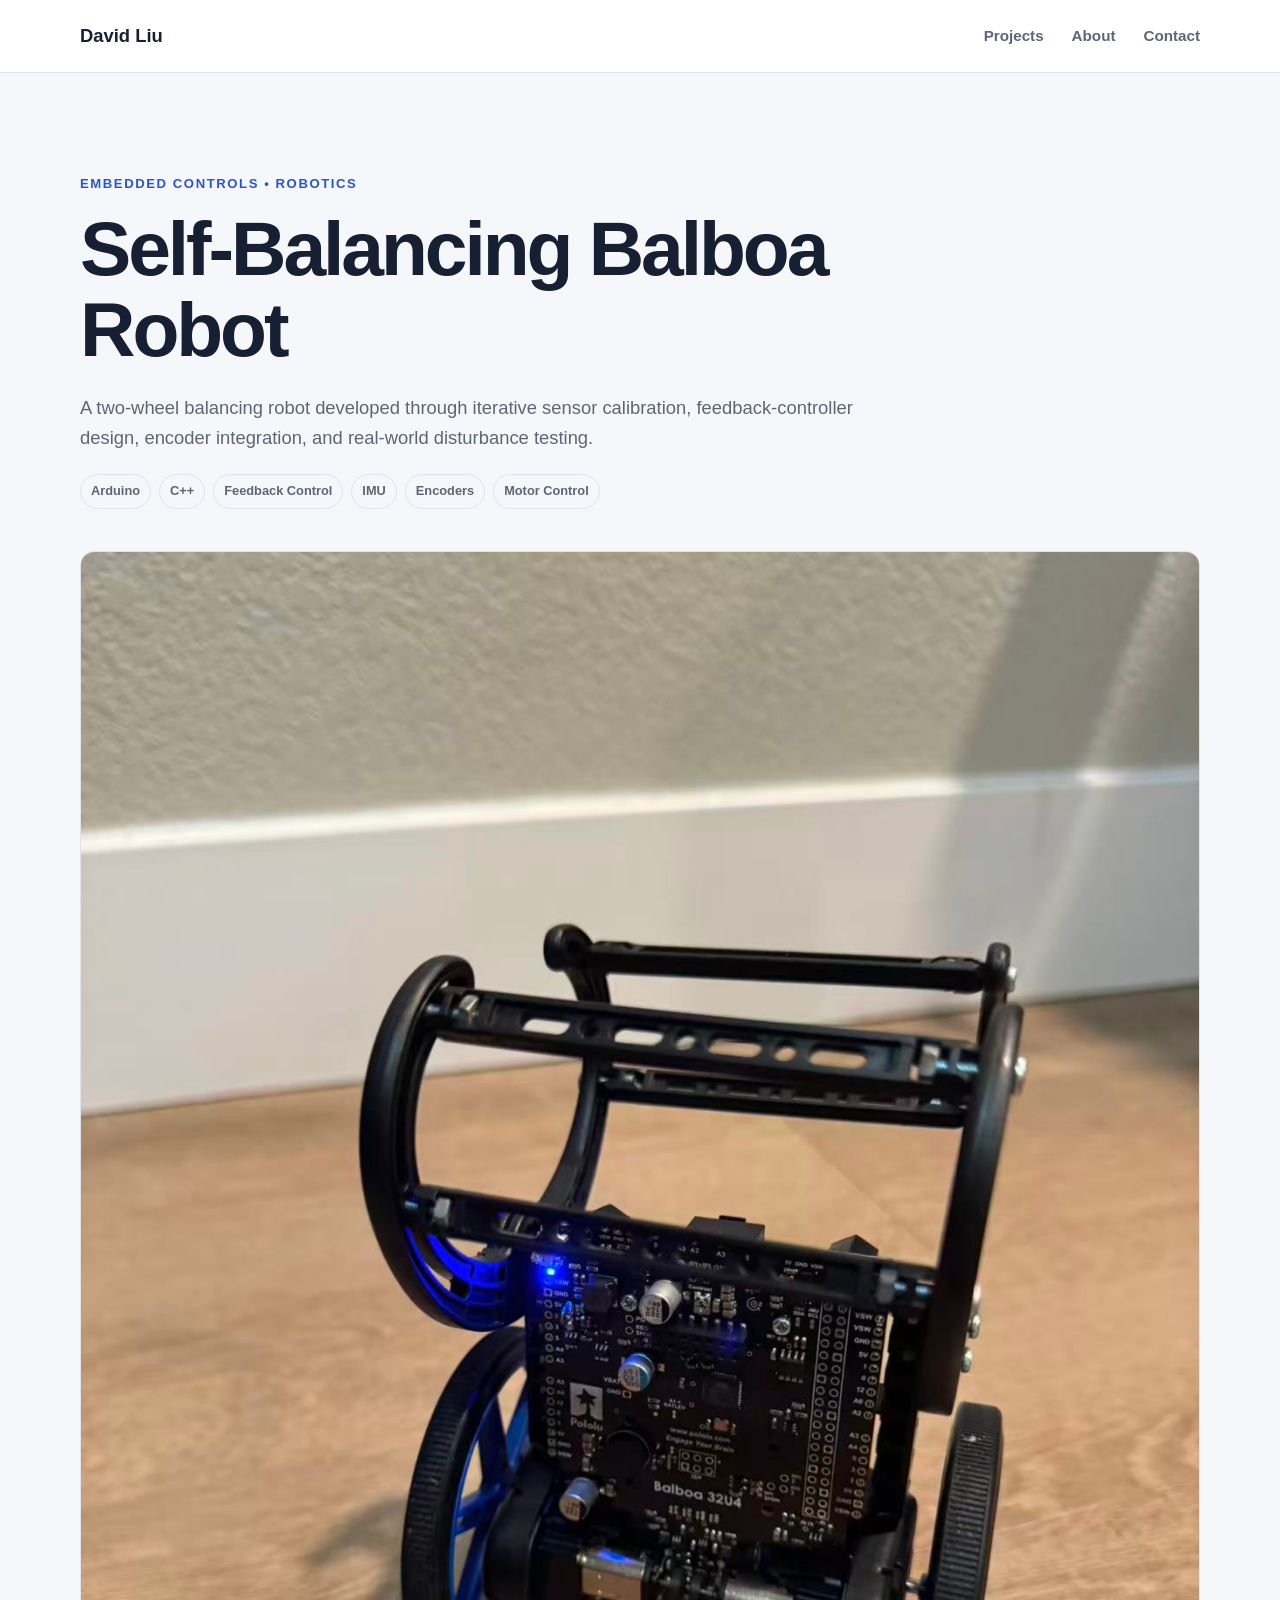
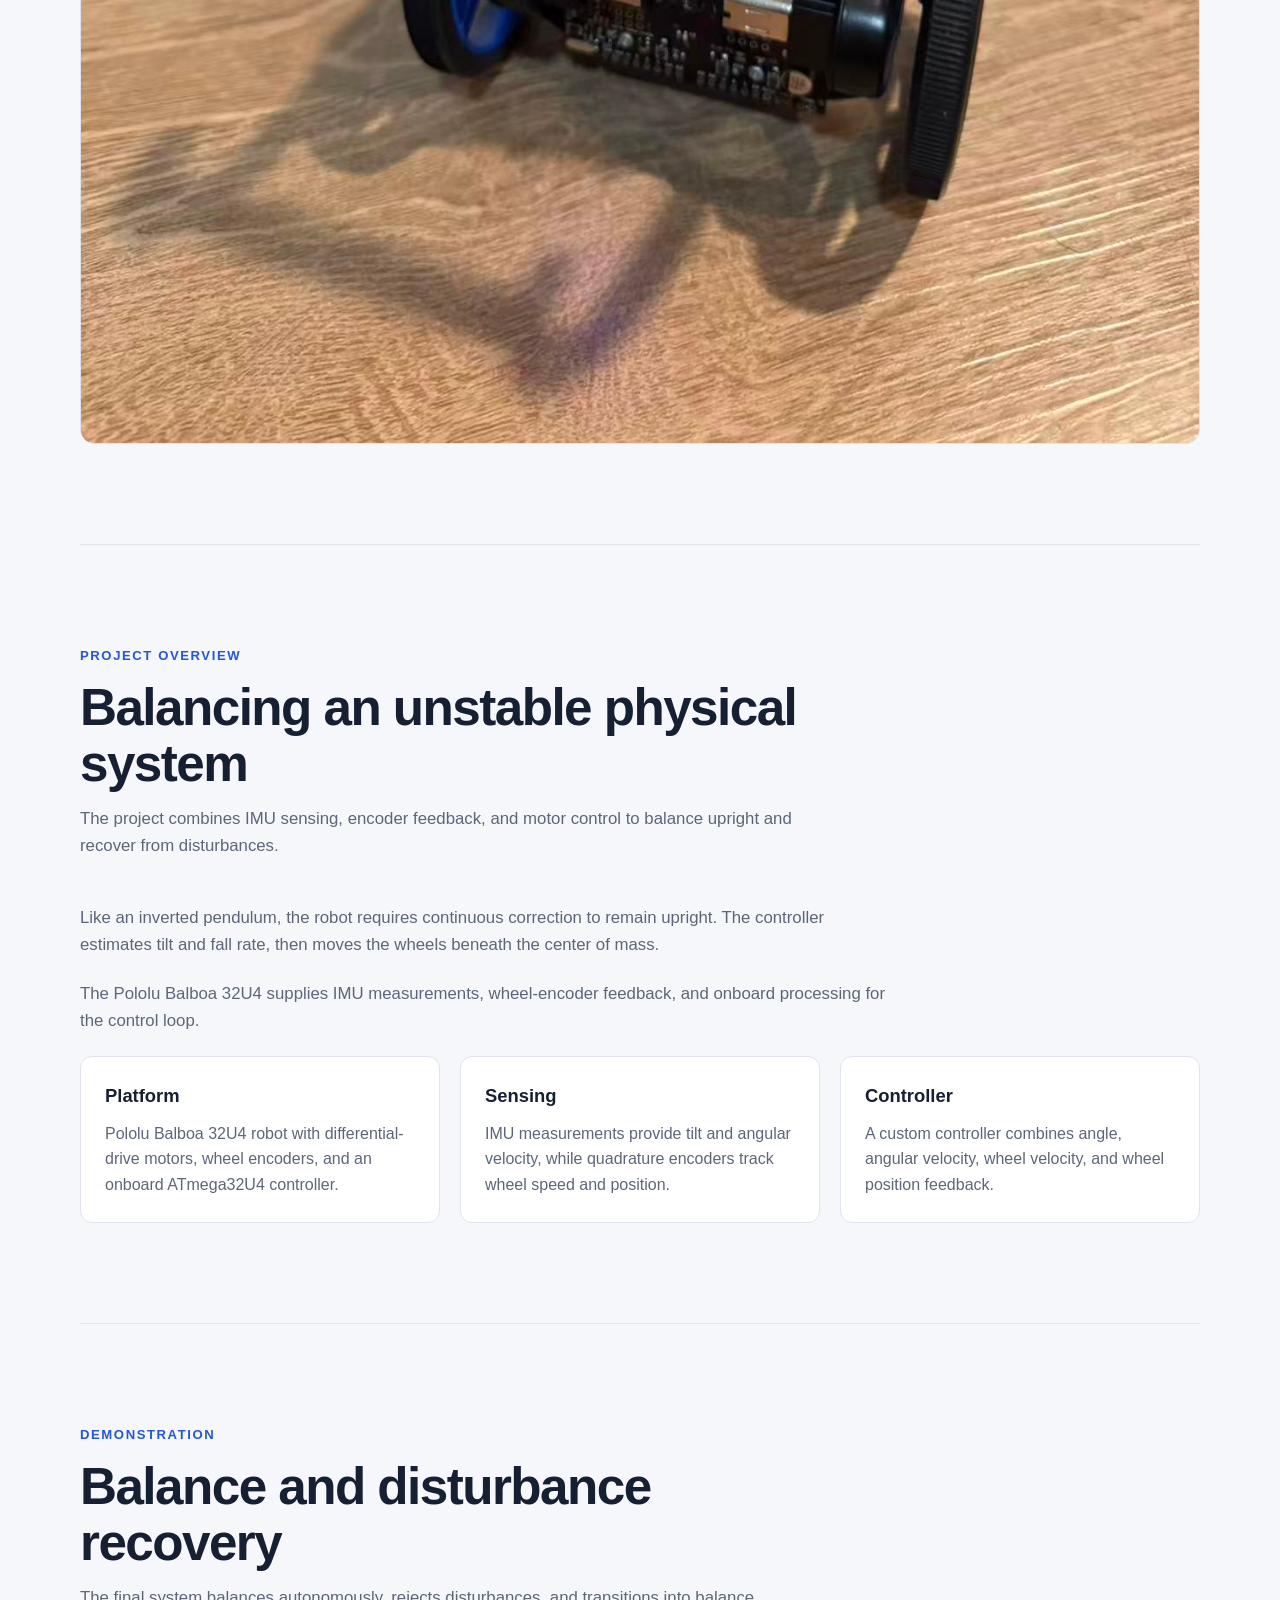
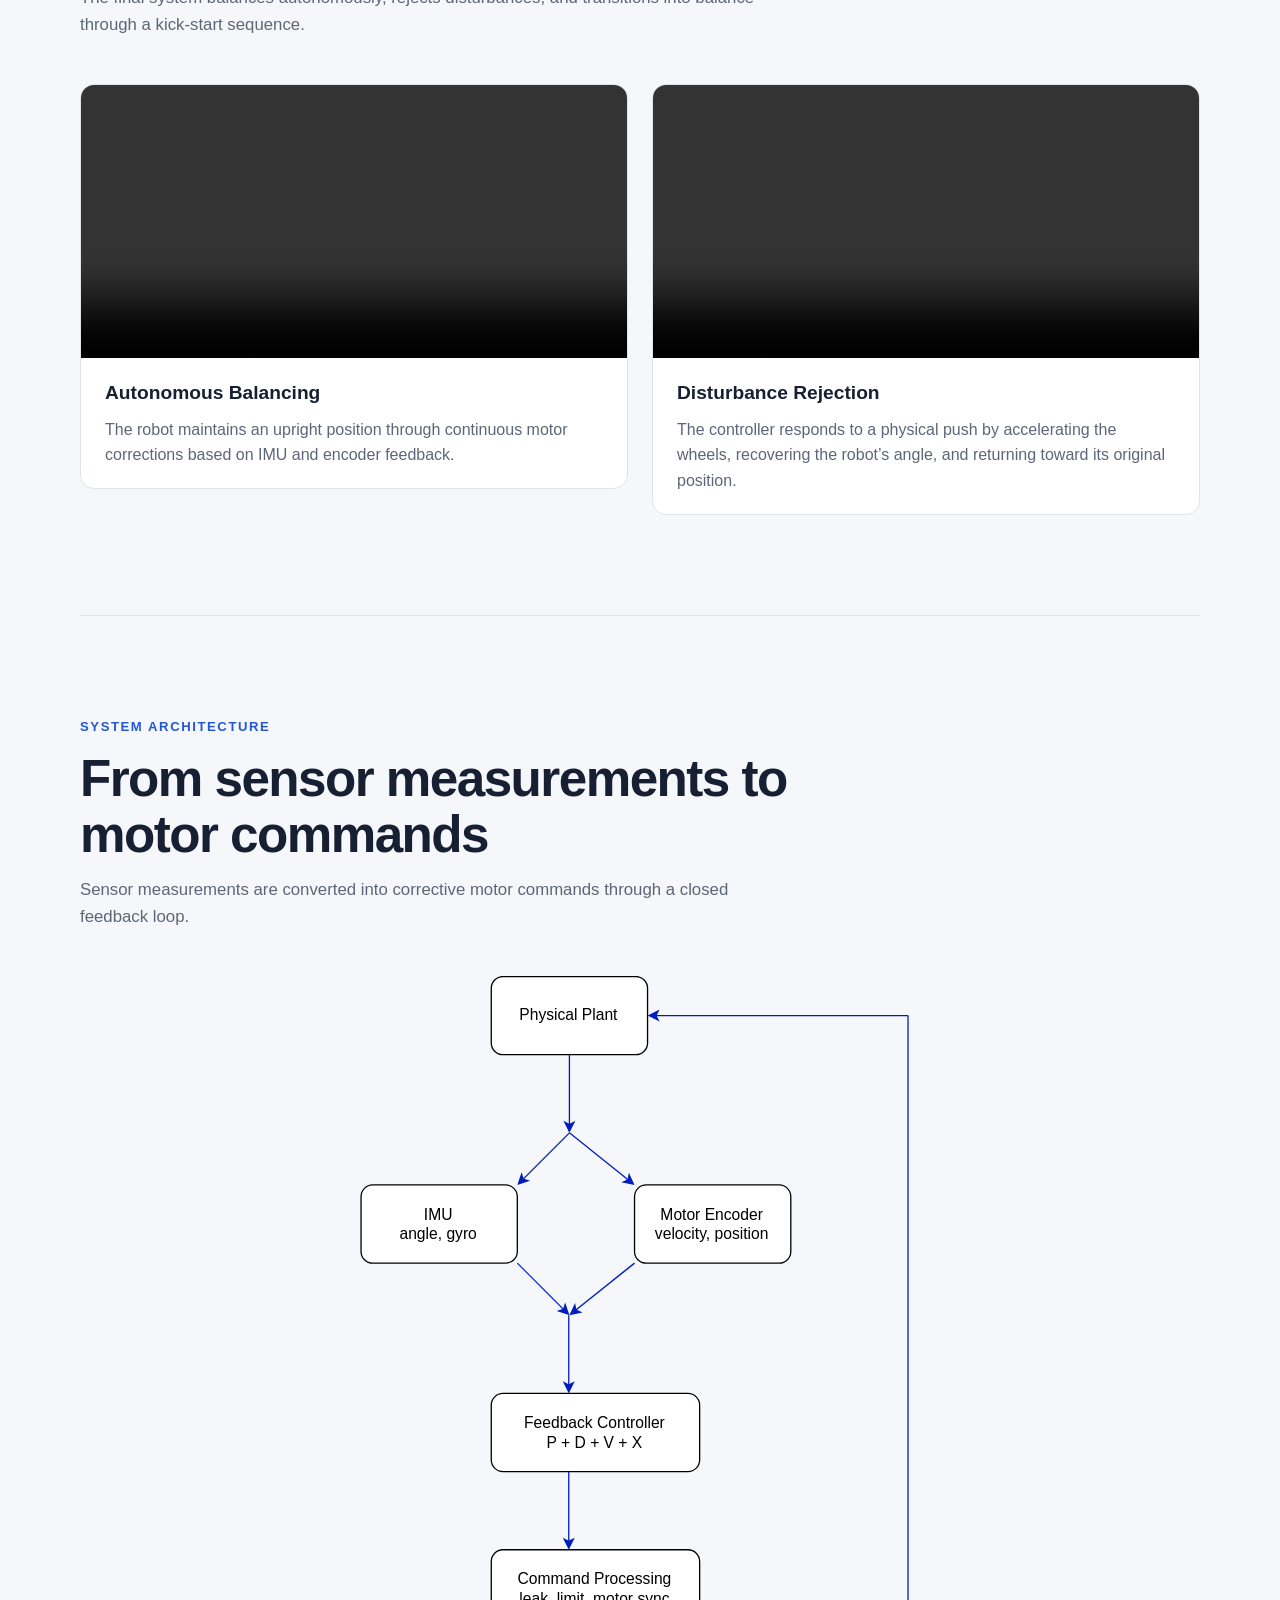
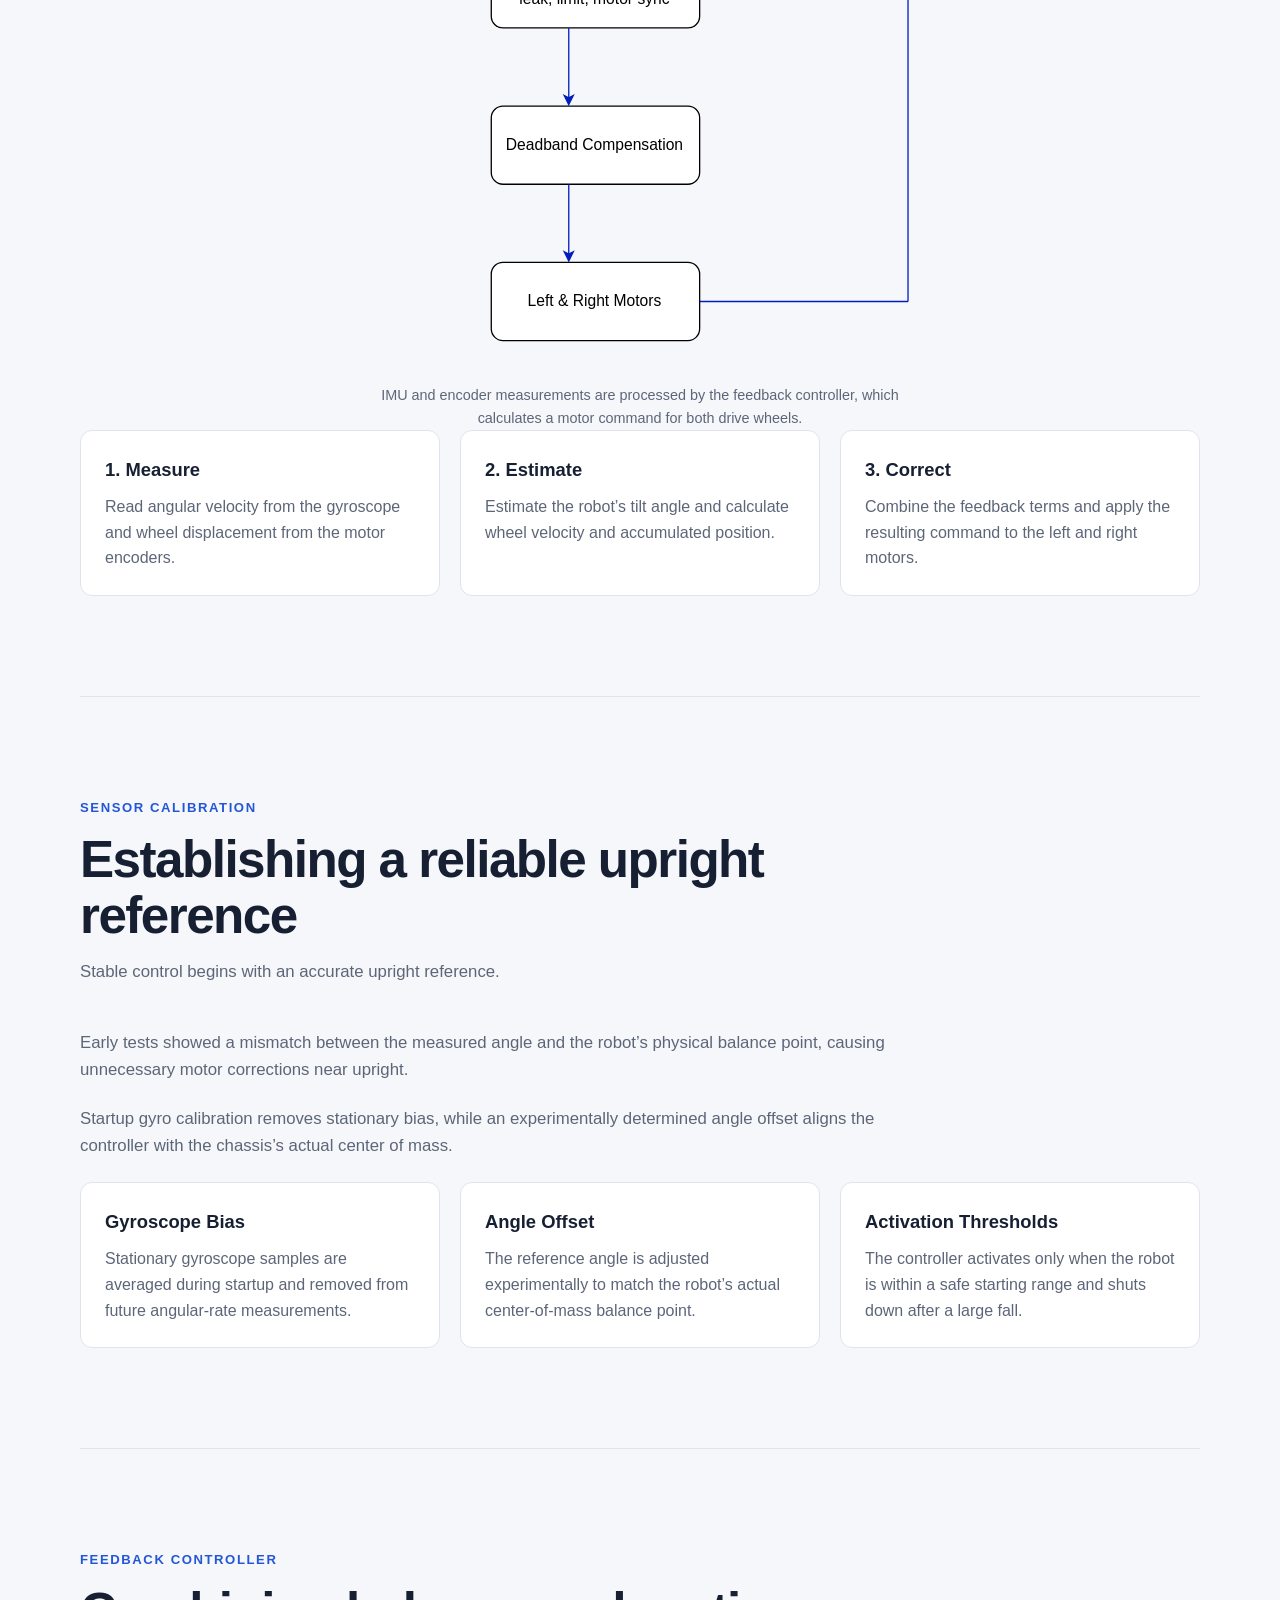
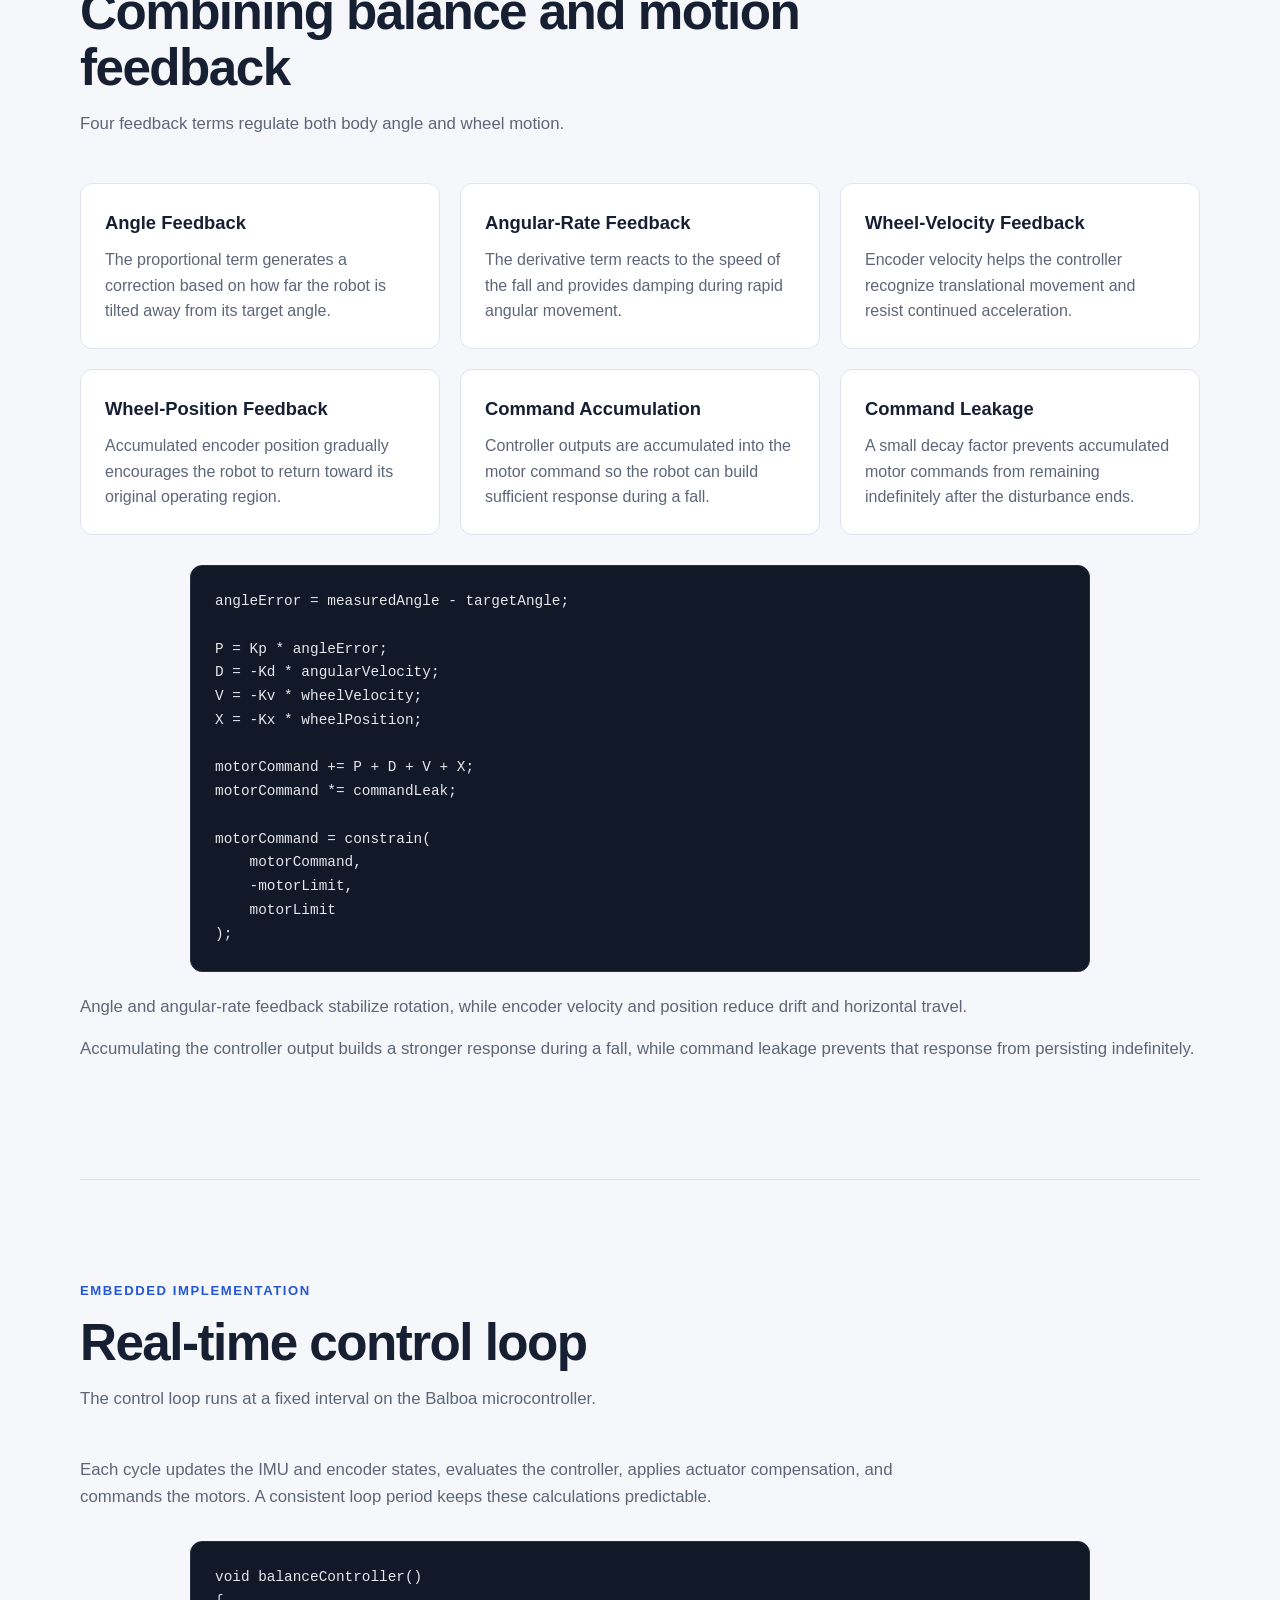
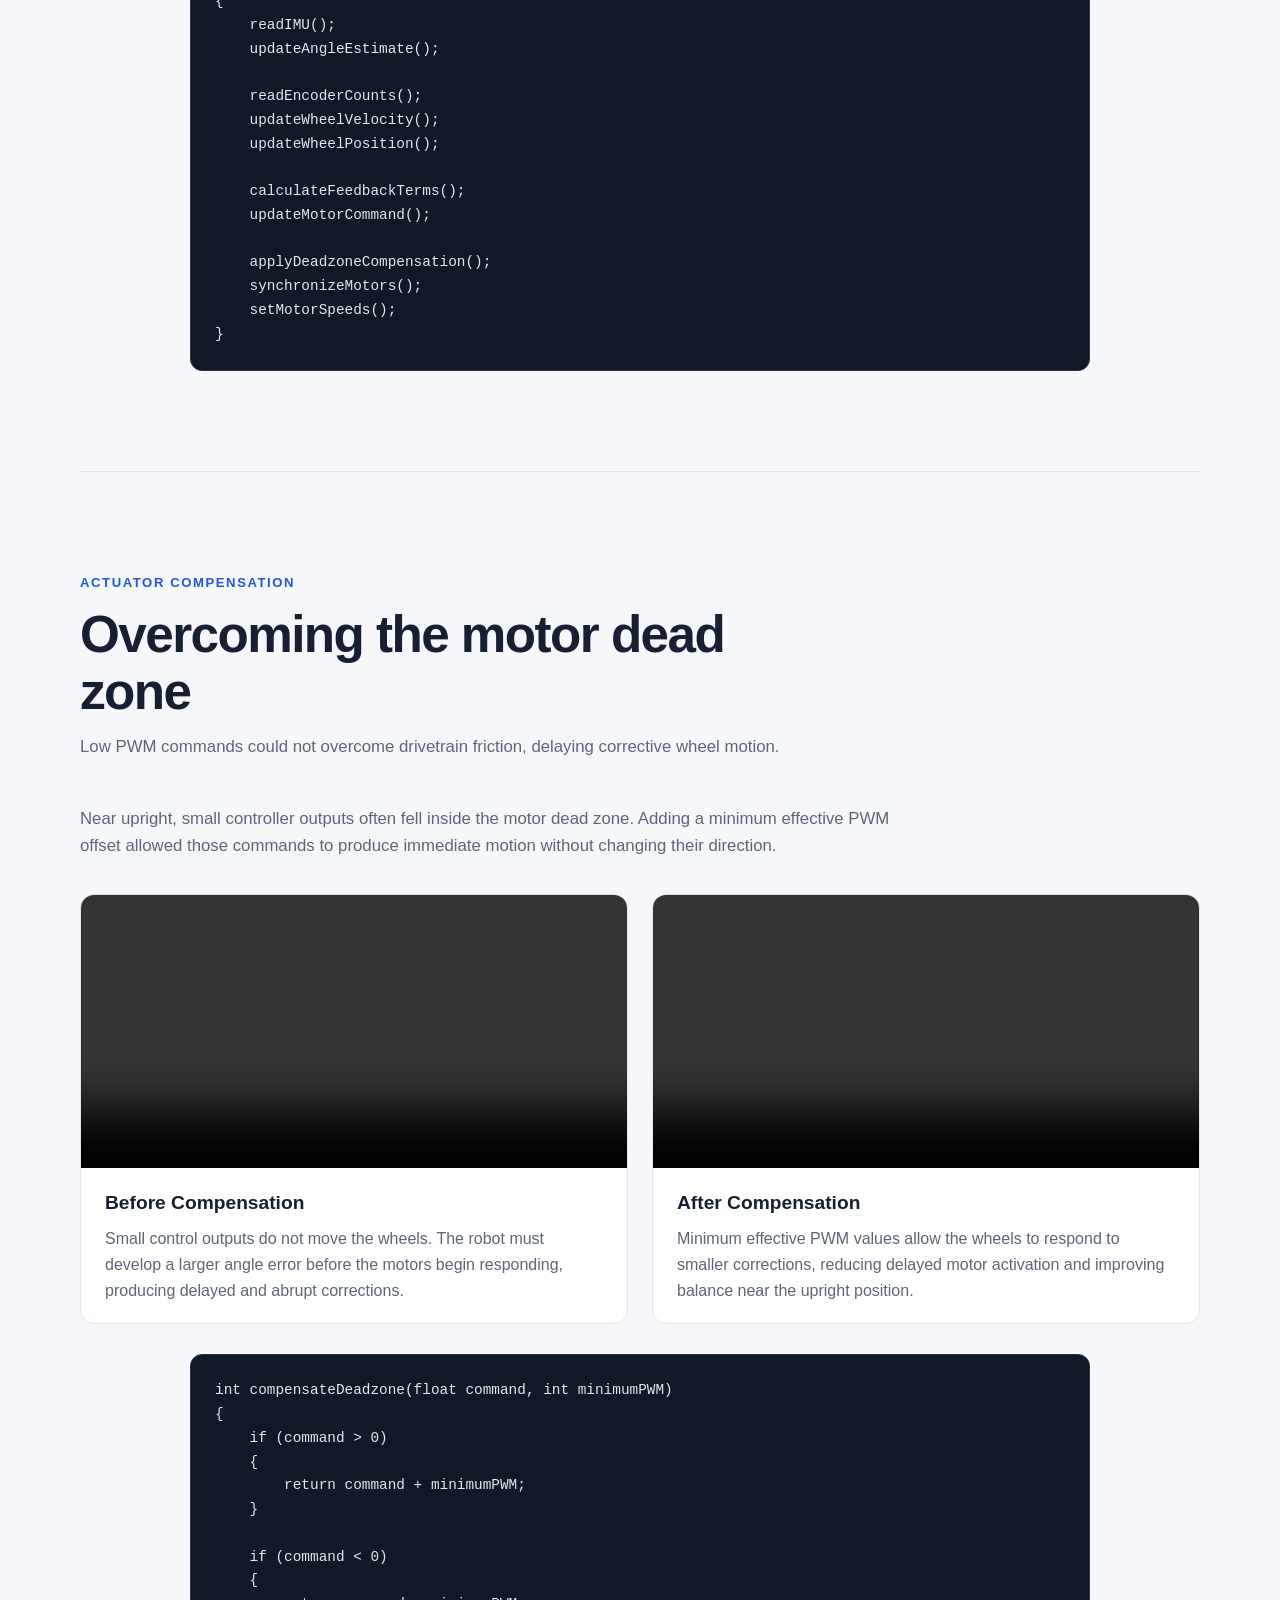
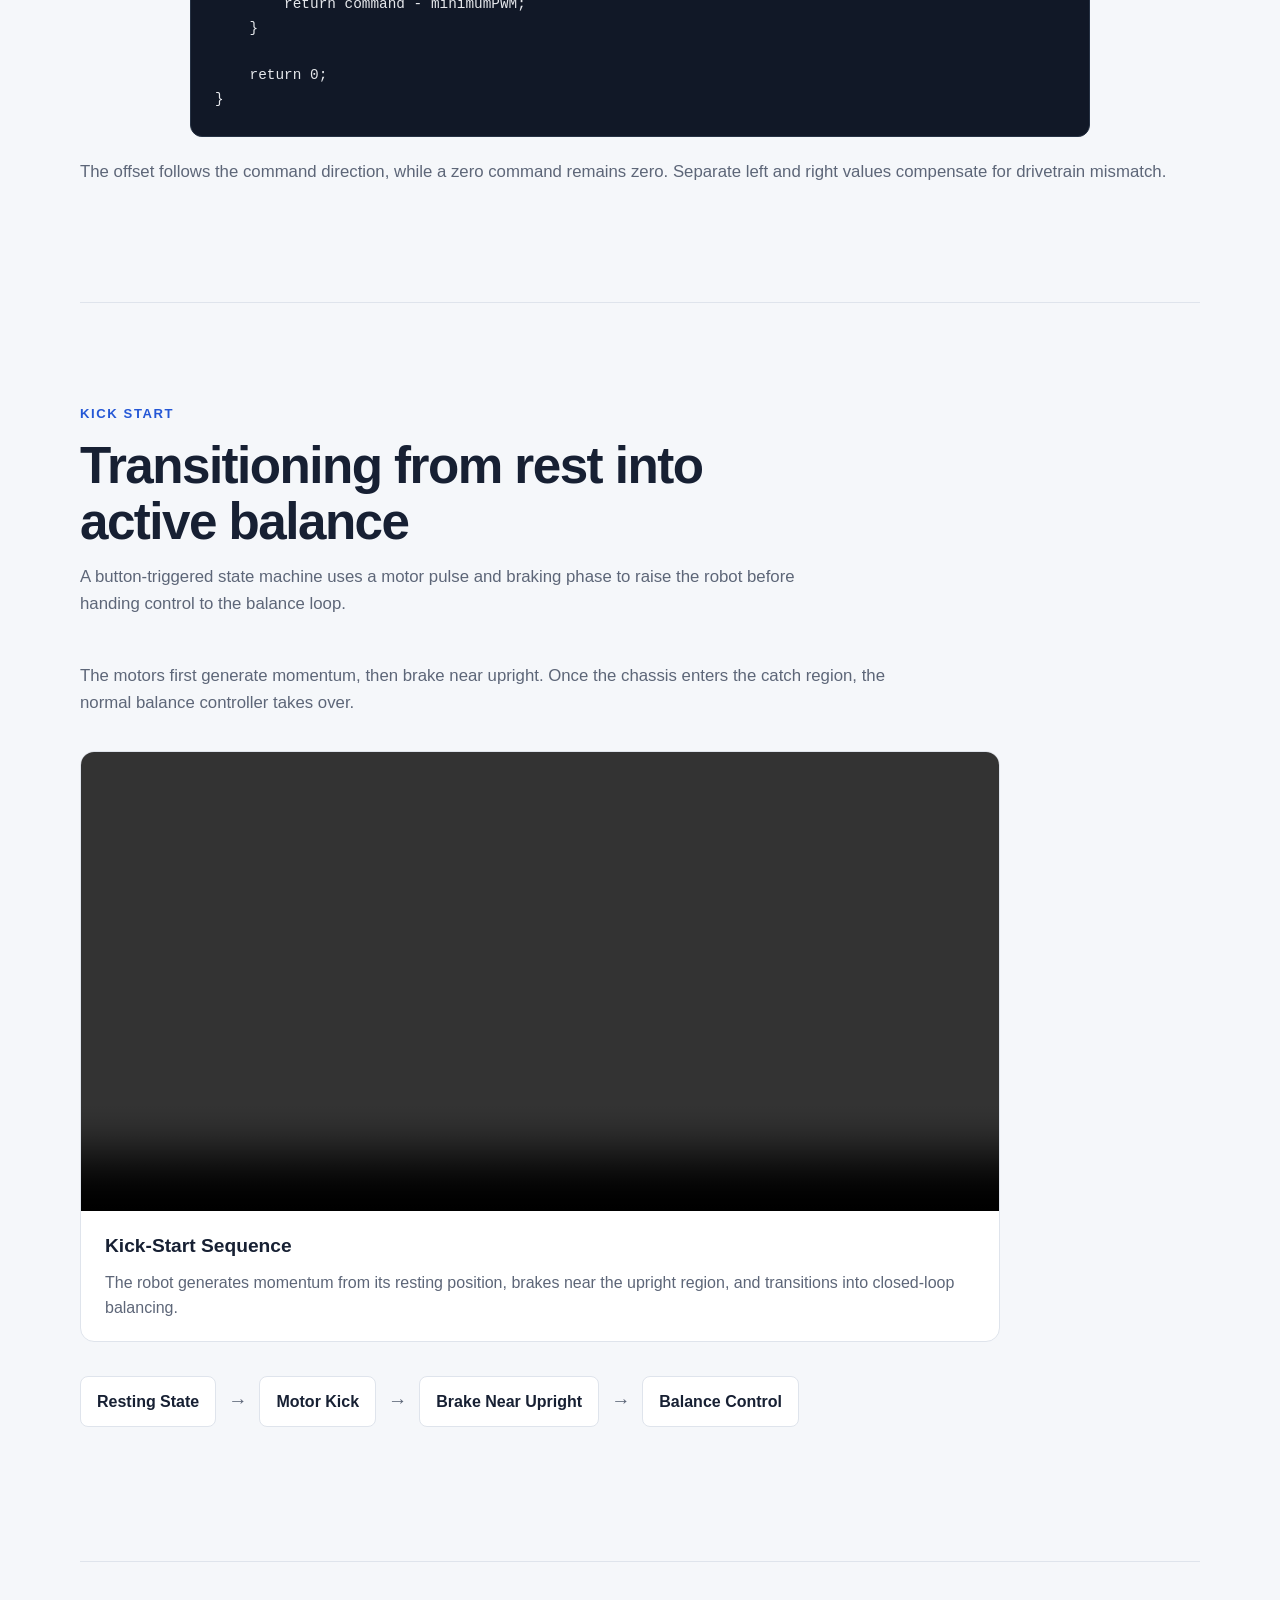
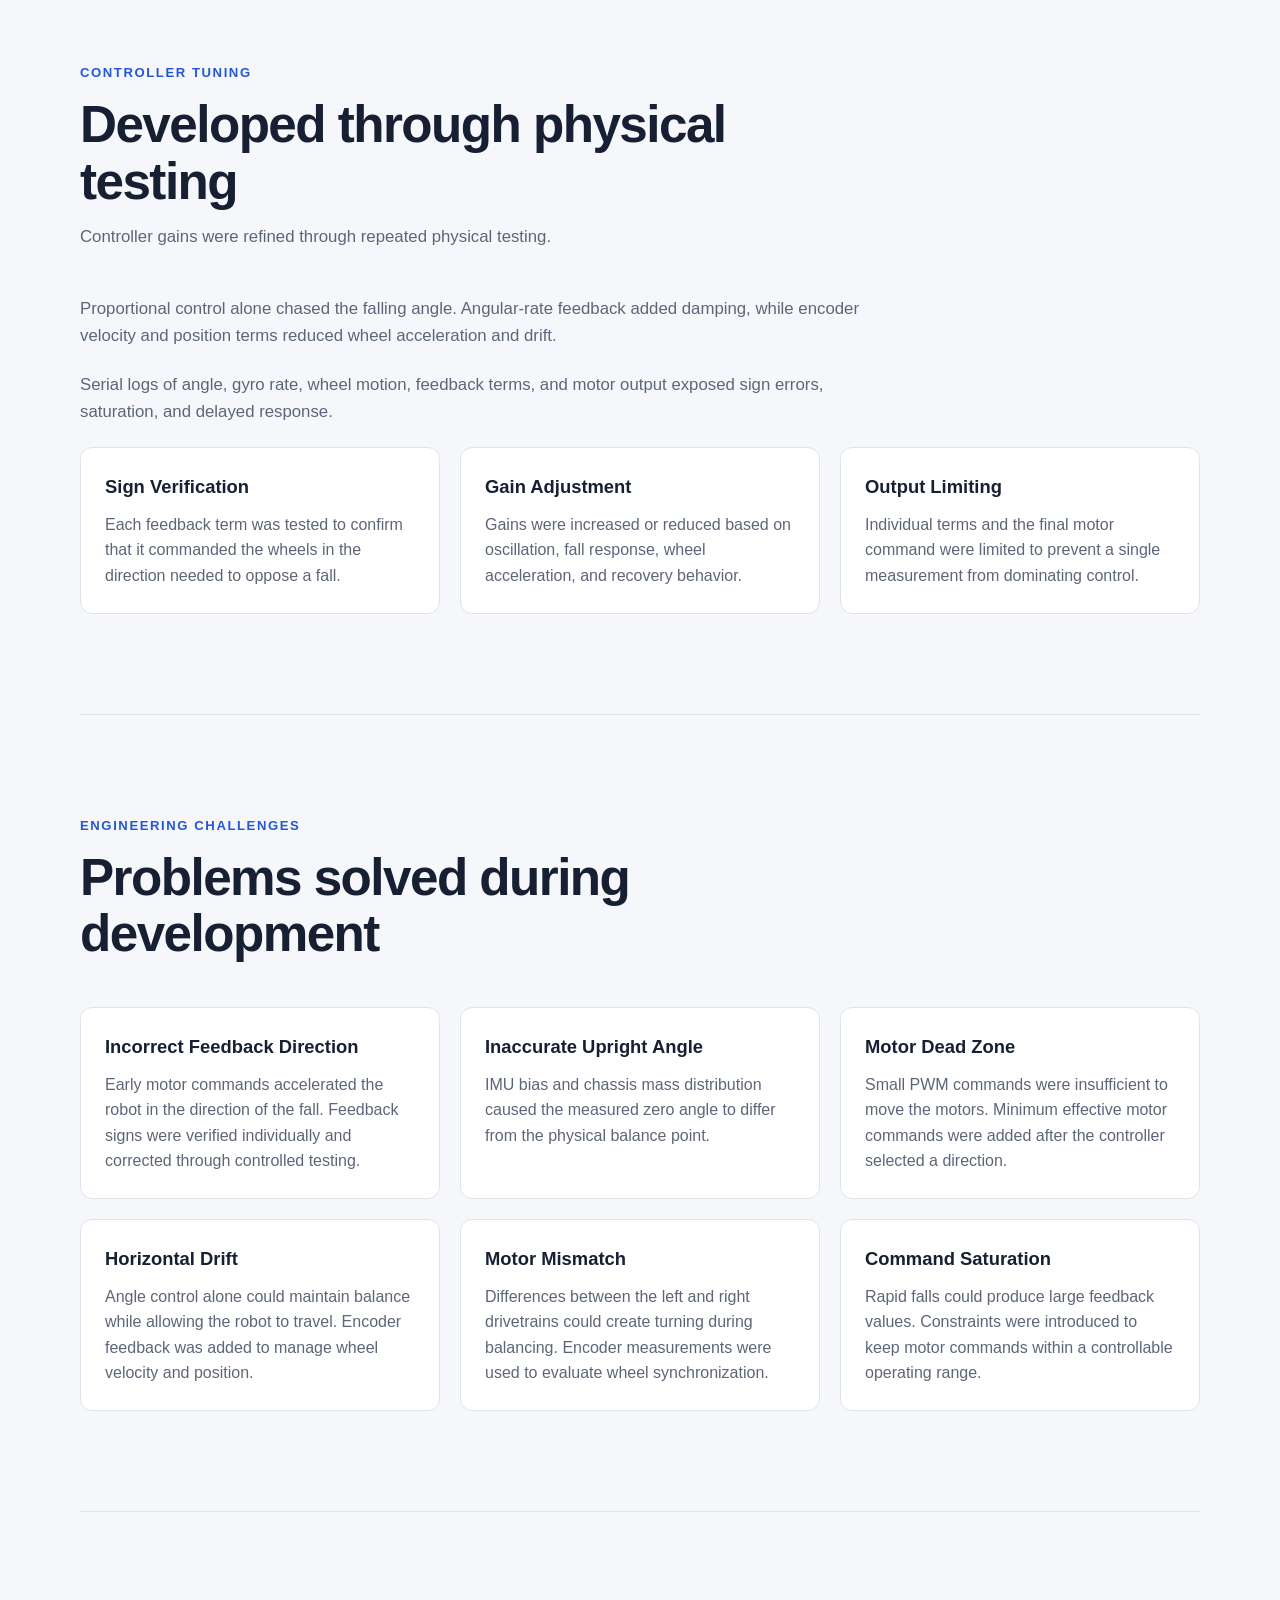
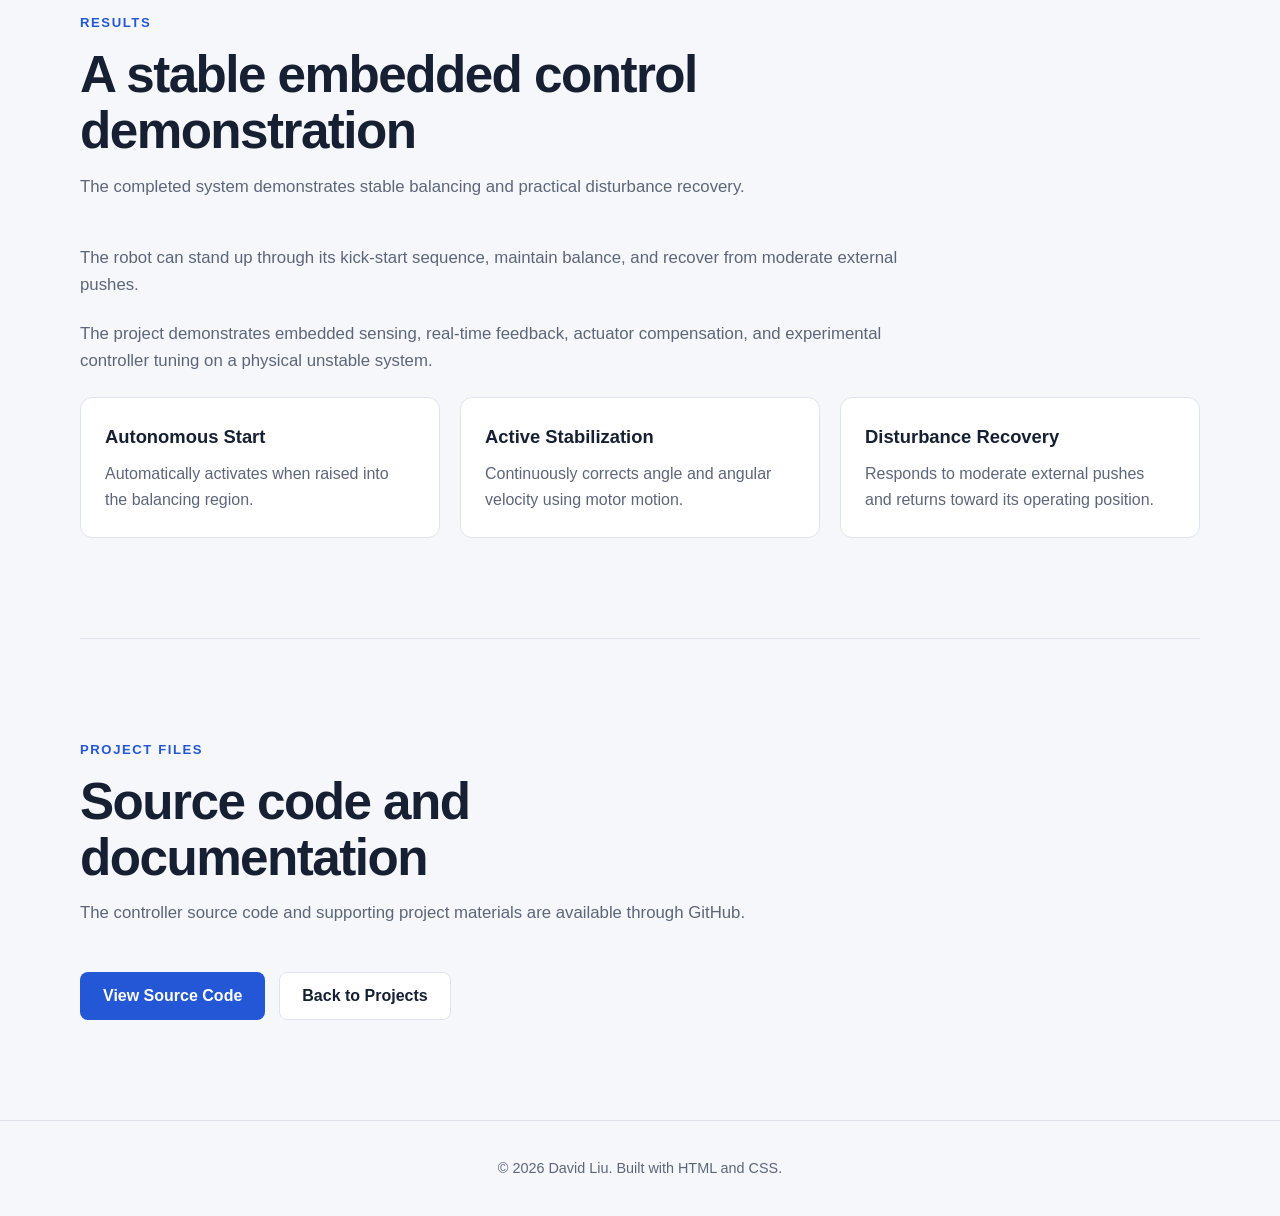
<file: projects/balboa.html>
<!DOCTYPE html>
<html lang="en">
<head>
    <meta charset="UTF-8">
    <meta name="viewport" content="width=device-width, initial-scale=1.0">

    <title>Self-Balancing Balboa Robot | David Liu</title>

    <meta
        name="description"
        content="A two-wheel self-balancing robot developed using Arduino, IMU sensing, encoder feedback, motor control, and a custom feedback controller."
    >

    <link rel="stylesheet" href="../style.css">
</head>

<body>

    <header class="site-header">
        <nav class="navbar">
            <a class="logo" href="../index.html">David Liu</a>

            <div class="nav-links">
                <a href="../index.html#projects">Projects</a>
                <a href="../index.html#about">About</a>
                <a href="../index.html#contact">Contact</a>
            </div>
        </nav>
    </header>

    <main>

        <!-- Project Hero -->
        <section class="section project-hero">
            <p class="eyebrow">Embedded Controls • Robotics</p>

            <h1>Self-Balancing Balboa Robot</h1>

            <p class="project-intro">
                A two-wheel balancing robot developed through iterative sensor
                calibration, feedback-controller design, encoder integration,
                and real-world disturbance testing.
            </p>

            <div class="technology-list">
                <span>Arduino</span>
                <span>C++</span>
                <span>Feedback Control</span>
                <span>IMU</span>
                <span>Encoders</span>
                <span>Motor Control</span>
            </div>

            <img
                class="project-hero-image"
                src="../assets/Balboa/Images/Balboa.jpeg"
                alt="Pololu Balboa two-wheel self-balancing robot"
            >
        </section>


        <!-- Project Overview -->
        <section class="section project-section">
            <div class="section-heading">
                <p class="eyebrow">Project Overview</p>
                <h2>Balancing an unstable physical system</h2>

                <p>
                    The project combines IMU sensing, encoder feedback, and motor
                    control to balance upright and recover from disturbances.
                </p>
            </div>

            <div class="project-text">
                <p>
                    Like an inverted pendulum, the robot requires continuous
                    correction to remain upright. The controller estimates tilt
                    and fall rate, then moves the wheels beneath the center of mass.
                </p>

                <p>
                    The Pololu Balboa 32U4 supplies IMU measurements, wheel-encoder
                    feedback, and onboard processing for the control loop.
                </p>
            </div>

            <div class="project-feature-grid">
                <article class="project-feature">
                    <h3>Platform</h3>
                    <p>
                        Pololu Balboa 32U4 robot with differential-drive motors,
                        wheel encoders, and an onboard ATmega32U4 controller.
                    </p>
                </article>

                <article class="project-feature">
                    <h3>Sensing</h3>
                    <p>
                        IMU measurements provide tilt and angular velocity,
                        while quadrature encoders track wheel speed and position.
                    </p>
                </article>

                <article class="project-feature">
                    <h3>Controller</h3>
                    <p>
                        A custom controller combines angle, angular velocity,
                        wheel velocity, and wheel position feedback.
                    </p>
                </article>
            </div>
        </section>


        <!-- Demonstration -->
        <section class="section project-section">
            <div class="section-heading">
                <p class="eyebrow">Demonstration</p>
                <h2>Balance and disturbance recovery</h2>

                <p>
                    The final system balances autonomously, rejects disturbances,
                    and transitions into balance through a kick-start sequence.
                </p>
            </div>

            <div class="crane-demo-grid">

                <article class="demo-card">
                    <video
                        controls
                        muted
                        loop
                        playsinline
                        preload="metadata"
                    >
                        <source
                            src="../assets/Balboa/Videos/balancing.mp4"
                            type="video/mp4"
                        >

                        Your browser does not support the video element.
                    </video>

                    <div class="demo-card-content">
                        <h3>Autonomous Balancing</h3>

                        <p>
                            The robot maintains an upright position through
                            continuous motor corrections based on IMU and
                            encoder feedback.
                        </p>
                    </div>
                </article>

                <article class="demo-card">
                    <video
                        controls
                        muted
                        loop
                        playsinline
                        preload="metadata"
                    >
                        <source
                            src="../assets/Balboa/Videos/disturbance.mp4"
                            type="video/mp4"
                        >

                        Your browser does not support the video element.
                    </video>

                    <div class="demo-card-content">
                        <h3>Disturbance Rejection</h3>

                        <p>
                            The controller responds to a physical push by
                            accelerating the wheels, recovering the robot’s
                            angle, and returning toward its original position.
                        </p>
                    </div>
                </article>

            </div>
        </section>


        <!-- System Architecture -->
        <section class="section project-section">
            <div class="section-heading">
                <p class="eyebrow">System Architecture</p>
                <h2>From sensor measurements to motor commands</h2>

                <p>
                    Sensor measurements are converted into corrective motor commands
                    through a closed feedback loop.
                </p>
            </div>

            <figure class="control-architecture-diagram">
                <img
                    src="../assets/Balboa/Images/BalboaFlow.svg"
                    alt="Control architecture diagram for the self-balancing robot"
                >

                <figcaption>
                    IMU and encoder measurements are processed by the feedback
                    controller, which calculates a motor command for both drive
                    wheels.
                </figcaption>
            </figure>

            <div class="project-feature-grid">
                <article class="project-feature">
                    <h3>1. Measure</h3>
                    <p>
                        Read angular velocity from the gyroscope and wheel
                        displacement from the motor encoders.
                    </p>
                </article>

                <article class="project-feature">
                    <h3>2. Estimate</h3>
                    <p>
                        Estimate the robot’s tilt angle and calculate wheel
                        velocity and accumulated position.
                    </p>
                </article>

                <article class="project-feature">
                    <h3>3. Correct</h3>
                    <p>
                        Combine the feedback terms and apply the resulting
                        command to the left and right motors.
                    </p>
                </article>
            </div>
        </section>


        <!-- Sensor Calibration -->
        <section class="section project-section">
            <div class="section-heading">
                <p class="eyebrow">Sensor Calibration</p>
                <h2>Establishing a reliable upright reference</h2>

                <p>
                    Stable control begins with an accurate upright reference.
                </p>
            </div>

            <div class="project-text">
                <p>
                    Early tests showed a mismatch between the measured angle and
                    the robot’s physical balance point, causing unnecessary motor
                    corrections near upright.
                </p>

                <p>
                    Startup gyro calibration removes stationary bias, while an
                    experimentally determined angle offset aligns the controller
                    with the chassis’s actual center of mass.
                </p>
            </div>

            <div class="project-feature-grid">
                <article class="project-feature">
                    <h3>Gyroscope Bias</h3>
                    <p>
                        Stationary gyroscope samples are averaged during startup
                        and removed from future angular-rate measurements.
                    </p>
                </article>

                <article class="project-feature">
                    <h3>Angle Offset</h3>
                    <p>
                        The reference angle is adjusted experimentally to match
                        the robot’s actual center-of-mass balance point.
                    </p>
                </article>

                <article class="project-feature">
                    <h3>Activation Thresholds</h3>
                    <p>
                        The controller activates only when the robot is within a
                        safe starting range and shuts down after a large fall.
                    </p>
                </article>
            </div>
        </section>


        <!-- Feedback Controller -->
        <section class="section project-section">
            <div class="section-heading">
                <p class="eyebrow">Feedback Controller</p>
                <h2>Combining balance and motion feedback</h2>

                <p>
                    Four feedback terms regulate both body angle and wheel motion.
                </p>
            </div>

            <div class="project-feature-grid">
                <article class="project-feature">
                    <h3>Angle Feedback</h3>
                    <p>
                        The proportional term generates a correction based on
                        how far the robot is tilted away from its target angle.
                    </p>
                </article>

                <article class="project-feature">
                    <h3>Angular-Rate Feedback</h3>
                    <p>
                        The derivative term reacts to the speed of the fall and
                        provides damping during rapid angular movement.
                    </p>
                </article>

                <article class="project-feature">
                    <h3>Wheel-Velocity Feedback</h3>
                    <p>
                        Encoder velocity helps the controller recognize
                        translational movement and resist continued acceleration.
                    </p>
                </article>

                <article class="project-feature">
                    <h3>Wheel-Position Feedback</h3>
                    <p>
                        Accumulated encoder position gradually encourages the
                        robot to return toward its original operating region.
                    </p>
                </article>

                <article class="project-feature">
                    <h3>Command Accumulation</h3>
                    <p>
                        Controller outputs are accumulated into the motor command
                        so the robot can build sufficient response during a fall.
                    </p>
                </article>

                <article class="project-feature">
                    <h3>Command Leakage</h3>
                    <p>
                        A small decay factor prevents accumulated motor commands
                        from remaining indefinitely after the disturbance ends.
                    </p>
                </article>
            </div>

            <div class="code-block">
                <pre><code>angleError = measuredAngle - targetAngle;

P = Kp * angleError;
D = -Kd * angularVelocity;
V = -Kv * wheelVelocity;
X = -Kx * wheelPosition;

motorCommand += P + D + V + X;
motorCommand *= commandLeak;

motorCommand = constrain(
    motorCommand,
    -motorLimit,
    motorLimit
);</code></pre>
            </div>

            <div class="code-description">
                <p>
                    Angle and angular-rate feedback stabilize rotation, while
                    encoder velocity and position reduce drift and horizontal travel.
                </p>

                <p>
                    Accumulating the controller output builds a stronger response
                    during a fall, while command leakage prevents that response
                    from persisting indefinitely.
                </p>
            </div>
        </section>


        <!-- Control Loop -->
        <section class="section project-section">
            <div class="section-heading">
                <p class="eyebrow">Embedded Implementation</p>
                <h2>Real-time control loop</h2>

                <p>
                    The control loop runs at a fixed interval on the Balboa
                    microcontroller.
                </p>
            </div>

            <div class="project-text">
                <p>
                    Each cycle updates the IMU and encoder states, evaluates the
                    controller, applies actuator compensation, and commands the motors.
                    A consistent loop period keeps these calculations predictable.
                </p>
            </div>

            <div class="code-block">
                <pre><code>void balanceController()
{
    readIMU();
    updateAngleEstimate();

    readEncoderCounts();
    updateWheelVelocity();
    updateWheelPosition();

    calculateFeedbackTerms();
    updateMotorCommand();

    applyDeadzoneCompensation();
    synchronizeMotors();
    setMotorSpeeds();
}</code></pre>
            </div>
        </section>

        <!-- Motor Dead-Zone Compensation -->
<section class="section project-section">
    <div class="section-heading">
        <p class="eyebrow">Actuator Compensation</p>

        <h2>Overcoming the motor dead zone</h2>

        <p>
            Low PWM commands could not overcome drivetrain friction, delaying
            corrective wheel motion.
        </p>
    </div>

    <div class="project-text">
        <p>
            Near upright, small controller outputs often fell inside the motor
            dead zone. Adding a minimum effective PWM offset allowed those commands
            to produce immediate motion without changing their direction.
        </p>
    </div>

    <div class="crane-demo-grid">

        <article class="demo-card">
            <video
                controls
                muted
                loop
                playsinline
                preload="metadata"
            >
                <source
                    src="../assets/Balboa/Videos/NoCompensation.mp4"
                    type="video/mp4"
                >

                Your browser does not support the video element.
            </video>

            <div class="demo-card-content">
                <h3>Before Compensation</h3>

                <p>
                    Small control outputs do not move the wheels. The robot must
                    develop a larger angle error before the motors begin responding,
                    producing delayed and abrupt corrections.
                </p>
            </div>
        </article>

        <article class="demo-card">
            <video
                controls
                muted
                loop
                playsinline
                preload="metadata"
            >
                <source
                    src="../assets/Balboa/Videos/balancing.mp4"
                    type="video/mp4"
                >

                Your browser does not support the video element.
            </video>

            <div class="demo-card-content">
                <h3>After Compensation</h3>

                <p>
                    Minimum effective PWM values allow the wheels to respond to
                    smaller corrections, reducing delayed motor activation and
                    improving balance near the upright position.
                </p>
            </div>
        </article>

    </div>

    <div class="code-block">
        <pre><code>int compensateDeadzone(float command, int minimumPWM)
{
    if (command > 0)
    {
        return command + minimumPWM;
    }

    if (command < 0)
    {
        return command - minimumPWM;
    }

    return 0;
}</code></pre>
    </div>

    <div class="code-description">
        <p>
            The offset follows the command direction, while a zero command remains
            zero. Separate left and right values compensate for drivetrain mismatch.
        </p>
    </div>
</section>


        <!-- Kick Start -->
<section class="section project-section">
    <div class="section-heading">
        <p class="eyebrow">Kick Start</p>
        <h2>Transitioning from rest into active balance</h2>

        <p>
            A button-triggered state machine uses a motor pulse and braking phase
            to raise the robot before handing control to the balance loop.
        </p>
    </div>

    <div class="project-text">
        <p>
            The motors first generate momentum, then brake near upright. Once the
            chassis enters the catch region, the normal balance controller takes over.
        </p>
    </div>

    <article class="demo-card crane-demo-card">
        <video
            controls
            muted
            loop
            playsinline
            preload="metadata"
        >
            <source
                src="../assets/Balboa/Videos/kickStart.mp4"
                type="video/mp4"
            >

            Your browser does not support the video element.
        </video>

        <div class="demo-card-content">
            <h3>Kick-Start Sequence</h3>

            <p>
                The robot generates momentum from its resting position, brakes
                near the upright region, and transitions into closed-loop
                balancing.
            </p>
        </div>
    </article>

    <div class="crane-control-flow">
        <div class="crane-control-node">
            Resting State
        </div>

        <span class="crane-control-arrow" aria-hidden="true">→</span>

        <div class="crane-control-node">
            Motor Kick
        </div>

        <span class="crane-control-arrow" aria-hidden="true">→</span>

        <div class="crane-control-node">
            Brake Near Upright
        </div>

        <span class="crane-control-arrow" aria-hidden="true">→</span>

        <div class="crane-control-node">
            Balance Control
        </div>
    </div>
</section>

        <!-- Tuning Process -->
        <section class="section project-section">
            <div class="section-heading">
                <p class="eyebrow">Controller Tuning</p>
                <h2>Developed through physical testing</h2>

                <p>
                    Controller gains were refined through repeated physical testing.
                </p>
            </div>

            <div class="project-text">
                <p>
                    Proportional control alone chased the falling angle. Angular-rate
                    feedback added damping, while encoder velocity and position terms
                    reduced wheel acceleration and drift.
                </p>

                <p>
                    Serial logs of angle, gyro rate, wheel motion, feedback terms,
                    and motor output exposed sign errors, saturation, and delayed response.
                </p>
            </div>

            <div class="project-feature-grid">
                <article class="project-feature">
                    <h3>Sign Verification</h3>
                    <p>
                        Each feedback term was tested to confirm that it commanded
                        the wheels in the direction needed to oppose a fall.
                    </p>
                </article>

                <article class="project-feature">
                    <h3>Gain Adjustment</h3>
                    <p>
                        Gains were increased or reduced based on oscillation,
                        fall response, wheel acceleration, and recovery behavior.
                    </p>
                </article>

                <article class="project-feature">
                    <h3>Output Limiting</h3>
                    <p>
                        Individual terms and the final motor command were limited
                        to prevent a single measurement from dominating control.
                    </p>
                </article>
            </div>
        </section>


        <!-- Engineering Challenges -->
        <section class="section project-section">
            <div class="section-heading">
                <p class="eyebrow">Engineering Challenges</p>
                <h2>Problems solved during development</h2>
            </div>

            <div class="project-feature-grid">
                <article class="project-feature">
                    <h3>Incorrect Feedback Direction</h3>
                    <p>
                        Early motor commands accelerated the robot in the
                        direction of the fall. Feedback signs were verified
                        individually and corrected through controlled testing.
                    </p>
                </article>

                <article class="project-feature">
                    <h3>Inaccurate Upright Angle</h3>
                    <p>
                        IMU bias and chassis mass distribution caused the
                        measured zero angle to differ from the physical balance
                        point.
                    </p>
                </article>

                <article class="project-feature">
                    <h3>Motor Dead Zone</h3>
                    <p>
                        Small PWM commands were insufficient to move the motors.
                        Minimum effective motor commands were added after the
                        controller selected a direction.
                    </p>
                </article>

                <article class="project-feature">
                    <h3>Horizontal Drift</h3>
                    <p>
                        Angle control alone could maintain balance while allowing
                        the robot to travel. Encoder feedback was added to manage
                        wheel velocity and position.
                    </p>
                </article>

                <article class="project-feature">
                    <h3>Motor Mismatch</h3>
                    <p>
                        Differences between the left and right drivetrains could
                        create turning during balancing. Encoder measurements
                        were used to evaluate wheel synchronization.
                    </p>
                </article>

                <article class="project-feature">
                    <h3>Command Saturation</h3>
                    <p>
                        Rapid falls could produce large feedback values.
                        Constraints were introduced to keep motor commands within
                        a controllable operating range.
                    </p>
                </article>
            </div>
        </section>


        <!-- Results -->
        <section class="section project-section">
            <div class="section-heading">
                <p class="eyebrow">Results</p>
                <h2>A stable embedded control demonstration</h2>

                <p>
                    The completed system demonstrates stable balancing and practical
                    disturbance recovery.
                </p>
            </div>

            <div class="project-text">
                <p>
                    The robot can stand up through its kick-start sequence, maintain
                    balance, and recover from moderate external pushes.
                </p>

                <p>
                    The project demonstrates embedded sensing, real-time feedback,
                    actuator compensation, and experimental controller tuning on a
                    physical unstable system.
                </p>
            </div>

            <div class="project-feature-grid">
                <article class="project-feature">
                    <h3>Autonomous Start</h3>
                    <p>
                        Automatically activates when raised into the balancing
                        region.
                    </p>
                </article>

                <article class="project-feature">
                    <h3>Active Stabilization</h3>
                    <p>
                        Continuously corrects angle and angular velocity using
                        motor motion.
                    </p>
                </article>

                <article class="project-feature">
                    <h3>Disturbance Recovery</h3>
                    <p>
                        Responds to moderate external pushes and returns toward
                        its operating position.
                    </p>
                </article>
            </div>
        </section>


        <!-- Repository -->
        <section class="section project-section">
            <div class="section-heading">
                <p class="eyebrow">Project Files</p>
                <h2>Source code and documentation</h2>

                <p>
                    The controller source code and supporting project materials
                    are available through GitHub.
                </p>
            </div>

            <div class="hero-buttons">
                <a
                    class="button primary-button"
                    href="https://github.com/box58m/box58m.github.io/blob/main/assets/Balboa/Codes/Controller"
                    target="_blank"
                    rel="noopener noreferrer"
                >
                    View Source Code
                </a>

                <a
                    class="button secondary-button"
                    href="../index.html#projects"
                >
                    Back to Projects
                </a>
            </div>
        </section>

    </main>

    <footer>
        <p>© 2026 David Liu. Built with HTML and CSS.</p>
    </footer>

</body>
</html>
</file>
<file: style.css>
:root {
    --background: #f5f7fa;
    --surface: #ffffff;
    --text-primary: #172033;
    --text-secondary: #5d6678;
    --border: #dfe4ec;
    --accent: #2457d6;
    --accent-dark: #183f9f;
    --max-width: 1120px;
}

* {
    box-sizing: border-box;
    margin: 0;
    padding: 0;
}

html {
    scroll-behavior: smooth;
}

body {
    background: var(--background);
    color: var(--text-primary);
    font-family:
        Inter,
        -apple-system,
        BlinkMacSystemFont,
        "Segoe UI",
        sans-serif;
    line-height: 1.6;
}

a {
    color: inherit;
    text-decoration: none;
}

.site-header {
    position: sticky;
    top: 0;
    z-index: 100;
    background: rgba(255, 255, 255, 0.92);
    border-bottom: 1px solid var(--border);
    backdrop-filter: blur(10px);
}

.navbar {
    width: min(100% - 40px, var(--max-width));
    min-height: 72px;
    margin: 0 auto;
    display: flex;
    align-items: center;
    justify-content: space-between;
}

.logo {
    font-size: 1.15rem;
    font-weight: 750;
}

.nav-links {
    display: flex;
    gap: 28px;
}

.nav-links a {
    color: var(--text-secondary);
    font-size: 0.95rem;
    font-weight: 600;
}

.nav-links a:hover {
    color: var(--accent);
}

.hero {
    min-height: 75vh;
    display: flex;
    align-items: center;
}

.hero-content {
    width: min(100% - 40px, var(--max-width));
    margin: 0 auto;
    padding: 100px 0;
}

.eyebrow {
    margin-bottom: 14px;
    color: var(--accent);
    font-size: 0.82rem;
    font-weight: 750;
    letter-spacing: 0.12em;
    text-transform: uppercase;
}

.hero h1 {
    max-width: 850px;
    font-size: clamp(2.6rem, 7vw, 5.5rem);
    line-height: 1.04;
    letter-spacing: -0.045em;
}

.hero-description {
    max-width: 700px;
    margin-top: 28px;
    color: var(--text-secondary);
    font-size: 1.15rem;
}

.hero-buttons {
    display: flex;
    flex-wrap: wrap;
    gap: 14px;
    margin-top: 36px;
}

.button {
    display: inline-flex;
    min-height: 48px;
    padding: 0 22px;
    align-items: center;
    justify-content: center;
    border: 1px solid transparent;
    border-radius: 8px;
    font-weight: 700;
    transition:
        transform 0.2s ease,
        background 0.2s ease,
        border-color 0.2s ease;
}

.button:hover {
    transform: translateY(-2px);
}

.primary-button {
    background: var(--accent);
    color: white;
}

.primary-button:hover {
    background: var(--accent-dark);
}

.secondary-button {
    background: var(--surface);
    border-color: var(--border);
}

.secondary-button:hover {
    border-color: var(--accent);
}

.section {
    width: min(100% - 40px, var(--max-width));
    margin: 0 auto;
    padding: 100px 0;
}

.section-heading {
    max-width: 720px;
    margin-bottom: 45px;
}

.section-heading h2 {
    margin-bottom: 14px;
    font-size: clamp(2rem, 5vw, 3.2rem);
    line-height: 1.1;
    letter-spacing: -0.03em;
}

.section-heading p:last-child {
    color: var(--text-secondary);
    font-size: 1.05rem;
}

.project-grid {
    display: grid;
    grid-template-columns: repeat(2, minmax(0, 1fr));
    gap: 26px;
}

.project-card {
    overflow: hidden;
    background: var(--surface);
    border: 1px solid var(--border);
    border-radius: 14px;
    box-shadow: 0 12px 35px rgba(23, 32, 51, 0.06);
}

.featured-project {
    grid-column: span 2;
}

.project-image {
    min-height: 245px;
}

.featured-project .project-image {
    min-height: 360px;
}

.placeholder-image {
    display: flex;
    align-items: center;
    justify-content: center;
    background:
        linear-gradient(
            135deg,
            #dce4f7,
            #eef2f8
        );
    color: var(--text-secondary);
    font-weight: 700;
}

.project-content {
    padding: 28px;
}

.project-label {
    margin-bottom: 8px;
    color: var(--accent);
    font-size: 0.8rem;
    font-weight: 750;
    letter-spacing: 0.09em;
    text-transform: uppercase;
}

.project-content h3 {
    margin-bottom: 12px;
    font-size: 1.55rem;
    line-height: 1.25;
}

.project-content > p:not(.project-label) {
    color: var(--text-secondary);
}

.technology-list {
    display: flex;
    flex-wrap: wrap;
    gap: 8px;
    margin: 22px 0;
}

.technology-list span {
    padding: 6px 10px;
    background: var(--background);
    border: 1px solid var(--border);
    border-radius: 999px;
    color: var(--text-secondary);
    font-size: 0.8rem;
    font-weight: 650;
}

.project-link {
    color: var(--accent);
    font-weight: 750;
}

.project-link:hover {
    text-decoration: underline;
}

.about-section {
    border-top: 1px solid var(--border);
}

.about-content {
    display: grid;
    grid-template-columns: repeat(2, minmax(0, 1fr));
    gap: 40px;
    color: var(--text-secondary);
    font-size: 1.05rem;
}

.contact-section {
    border-top: 1px solid var(--border);
}

footer {
    padding: 36px 20px;
    border-top: 1px solid var(--border);
    color: var(--text-secondary);
    text-align: center;
    font-size: 0.9rem;
}

@media (max-width: 760px) {
    .navbar {
        min-height: 64px;
    }

    .nav-links {
        gap: 16px;
    }

    .nav-links a {
        font-size: 0.85rem;
    }

    .hero {
        min-height: auto;
    }

    .hero-content {
        padding: 80px 0;
    }

    .project-grid {
        grid-template-columns: 1fr;
    }

    .featured-project {
        grid-column: span 1;
    }

    .featured-project .project-image,
    .project-image {
        min-height: 220px;
    }

    .about-content {
        grid-template-columns: 1fr;
        gap: 20px;
    }

    .section {
        padding: 75px 0;
    }
}

@media (max-width: 520px) {
    .nav-links a:nth-child(2) {
        display: none;
    }

    .hero-buttons {
        flex-direction: column;
    }

    .button {
        width: 100%;
    }
}

.project-image {
    overflow: hidden;
}

.project-image img {
    display: block;
    width: 100%;
    height: 100%;
    object-fit: cover;
}

.featured-project .project-image {
    height: 430px;
}

.project-hero h1 {
    max-width: 900px;
    font-size: clamp(2.5rem, 6vw, 4.8rem);
    line-height: 1.05;
    letter-spacing: -0.04em;
}

.project-intro {
    max-width: 780px;
    margin-top: 24px;
    color: var(--text-secondary);
    font-size: 1.15rem;
}

.project-hero-image {
    display: block;
    width: 100%;
    margin-top: 42px;
    border: 1px solid var(--border);
    border-radius: 14px;
}

.project-section {
    border-top: 1px solid var(--border);
}

.project-text {
    max-width: 820px;
}

.project-text p {
    margin-bottom: 22px;
    color: var(--text-secondary);
    font-size: 1.05rem;
}

.project-feature-grid {
    display: grid;
    grid-template-columns: repeat(3, minmax(0, 1fr));
    gap: 20px;
}

.project-feature {
    padding: 24px;
    background: var(--surface);
    border: 1px solid var(--border);
    border-radius: 12px;
}

.project-feature h3 {
    margin-bottom: 10px;
    font-size: 1.15rem;
}

.project-feature p {
    color: var(--text-secondary);
}

@media (max-width: 850px) {
    .project-feature-grid {
        grid-template-columns: repeat(2, minmax(0, 1fr));
    }
}

@media (max-width: 560px) {
    .project-feature-grid {
        grid-template-columns: 1fr;
    }
}

.control-architecture-diagram {
    max-width: 560px;
    margin: 0 auto;
}

.control-architecture-diagram img {
    display: block;
    width: 100%;
    height: auto;
}

.control-architecture-diagram figcaption {
    max-width: 560px;
    margin: 14px auto 0;
    color: var(--text-secondary);
    font-size: 0.9rem;
    line-height: 1.6;
    text-align: center;
}

.code-block {
    max-width: 900px;
    margin: 30px auto 0;
    overflow-x: auto;
    background: #111827;
    border: 1px solid #263244;
    border-radius: 12px;
}

.code-block pre {
    margin: 0;
    padding: 24px;
}

.code-block code {
    color: #e5e7eb;
    font-family:
        "Cascadia Code",
        "SFMono-Regular",
        Consolas,
        monospace;
    font-size: 0.9rem;
    line-height: 1.65;
}

.code-description {
    margin-top: 22px;
    margin-bottom: 0;
}

.code-description p {
    margin-bottom: 16px;
    color: var(--text-secondary);
    font-size: 1.05rem;
}

.code-description code {
    padding: 2px 6px;
    background: var(--surface);
    border: 1px solid var(--border);
    border-radius: 5px;
    font-family:
        "Cascadia Code",
        "SFMono-Regular",
        Consolas,
        monospace;
    font-size: 0.9em;
}


/* Demonstration layout */
.factory-demo-layout {
    display: grid;
    grid-template-columns: minmax(280px, 0.8fr) minmax(420px, 1.2fr);
    gap: 24px;
    align-items: start;
}

.inspection-video-column {
    display: flex;
    flex-direction: column;
    gap: 24px;
}

.demo-card {
    overflow: hidden;
    height: fit-content;
    background: var(--surface);
    border: 1px solid var(--border);
    border-radius: 14px;
}

.demo-card-content {
    padding: 20px 24px;
}

.demo-card-content h3 {
    margin-bottom: 8px;
    font-size: 1.2rem;
}

.demo-card-content p {
    color: var(--text-secondary);
}


/* Tall pair-release clip */
.pair-release-card {
    align-self: start;
    height: fit-content;
}

.pair-release-card video {
    display: block;
    width: 100%;
    height: auto;
    max-height: 620px;
    background: var(--surface);
    object-fit: contain;
}


/* Wide inspection clips */
.inspection-video-column .demo-card {
    overflow: hidden;
}

.inspection-video-column video {
    display: block;
    width: 100%;
    height: clamp(190px, 20vw, 250px);
    background: var(--surface);
    object-fit: cover;
    object-position: center;
}


/* Responsive layout */
@media (max-width: 850px) {
    .factory-demo-layout {
        grid-template-columns: 1fr;
    }

    .pair-release-card video {
        max-height: 520px;
    }

    .inspection-video-column video {
        height: auto;
        aspect-ratio: 2 / 1;
    }
}

@media (max-width: 760px) {
    .code-description {
        margin-left: 0;
    }
}

.result-image {
    margin: 0;
}

.result-image img {
    display: block;
    width: 100%;
    height: auto;
    border: 1px solid var(--border);
    border-radius: 14px;
}

.result-image figcaption {
    max-width: 820px;
    margin-top: 14px;
    color: var(--text-secondary);
    font-size: 0.9rem;
    line-height: 1.6;
}


/* =========================================================
   Crane project page additions
   Add this block to the bottom of the existing stylesheet.
   ========================================================= */

.crane-technology-list {
    margin-bottom: 0;
}

.crane-summary-grid {
    margin-top: 38px;
}

.crane-media-grid {
    display: grid;
    gap: 24px;
}

.crane-media-grid-two {
    grid-template-columns: repeat(2, minmax(0, 1fr));
}

.crane-media-grid-three {
    grid-template-columns: repeat(3, minmax(0, 1fr));
}

.crane-media-grid .result-image img {
    height: 100%;
    min-height: 280px;
    object-fit: cover;
}

.crane-media-grid-three .result-image img {
    min-height: 240px;
}

.crane-split-layout {
    display: grid;
    grid-template-columns: minmax(0, 0.9fr) minmax(340px, 1.1fr);
    gap: 42px;
    align-items: start;
}

.crane-control-flow {
    display: flex;
    flex-wrap: wrap;
    align-items: center;
    gap: 12px;
    margin: 34px 0;
}

.crane-control-node {
    padding: 12px 16px;
    background: var(--surface);
    border: 1px solid var(--border);
    border-radius: 8px;
    font-weight: 700;
}

.crane-control-arrow {
    color: var(--text-secondary);
    font-size: 1.2rem;
}

.crane-electronics-grid {
    margin-top: 8px;
}

.crane-demo-card {
    max-width: 920px;
    margin-top: 34px;
}

.crane-demo-card video {
    display: block;
    width: 100%;
    max-height: 620px;
    background: var(--surface);
    object-fit: contain;
}

.crane-future-grid {
    grid-template-columns: repeat(3, minmax(0, 1fr));
}

.crane-asset-buttons {
    margin-top: 0;
}

.crane-next-project {
    padding-top: 72px;
    padding-bottom: 88px;
}

.crane-next-project-link {
    display: flex;
    align-items: center;
    justify-content: space-between;
    gap: 24px;
    color: var(--text-primary);
    font-size: clamp(2rem, 5vw, 4rem);
    font-weight: 750;
    line-height: 1.1;
    letter-spacing: -0.04em;
}

.crane-next-project-link:hover {
    color: var(--accent);
}

@media (max-width: 850px) {
    .crane-media-grid-three,
    .crane-future-grid {
        grid-template-columns: repeat(2, minmax(0, 1fr));
    }

    .crane-split-layout {
        grid-template-columns: 1fr;
    }
}

@media (max-width: 650px) {
    .crane-media-grid-two,
    .crane-media-grid-three,
    .crane-future-grid {
        grid-template-columns: 1fr;
    }

    .crane-media-grid .result-image img,
    .crane-media-grid-three .result-image img {
        min-height: 0;
        height: auto;
    }

    .crane-control-flow {
        align-items: stretch;
        flex-direction: column;
    }

    .crane-control-node {
        width: 100%;
        text-align: center;
    }

    .crane-control-arrow {
        transform: rotate(90deg);
        align-self: center;
    }

    .crane-next-project-link {
        align-items: flex-end;
    }
}

.source-code-link {
    margin-top: 26px;
}

.crane-demo-grid {
    display: grid;
    grid-template-columns: repeat(2, minmax(0, 1fr));
    gap: 24px;
    margin-top: 34px;
    align-items: start;
}

.crane-demo-grid .demo-card {
    height: fit-content;
}

.crane-demo-grid video {
    display: block;
    width: 100%;
    height: auto;
    max-height: 520px;
    background: var(--surface);
    object-fit: contain;
}

@media (max-width: 760px) {
    .crane-demo-grid {
        grid-template-columns: 1fr;
    }
}

.contact-links {
    display: flex;
    flex-wrap: wrap;
    gap: 1rem;
    margin-top: 2rem;
}
</file>
